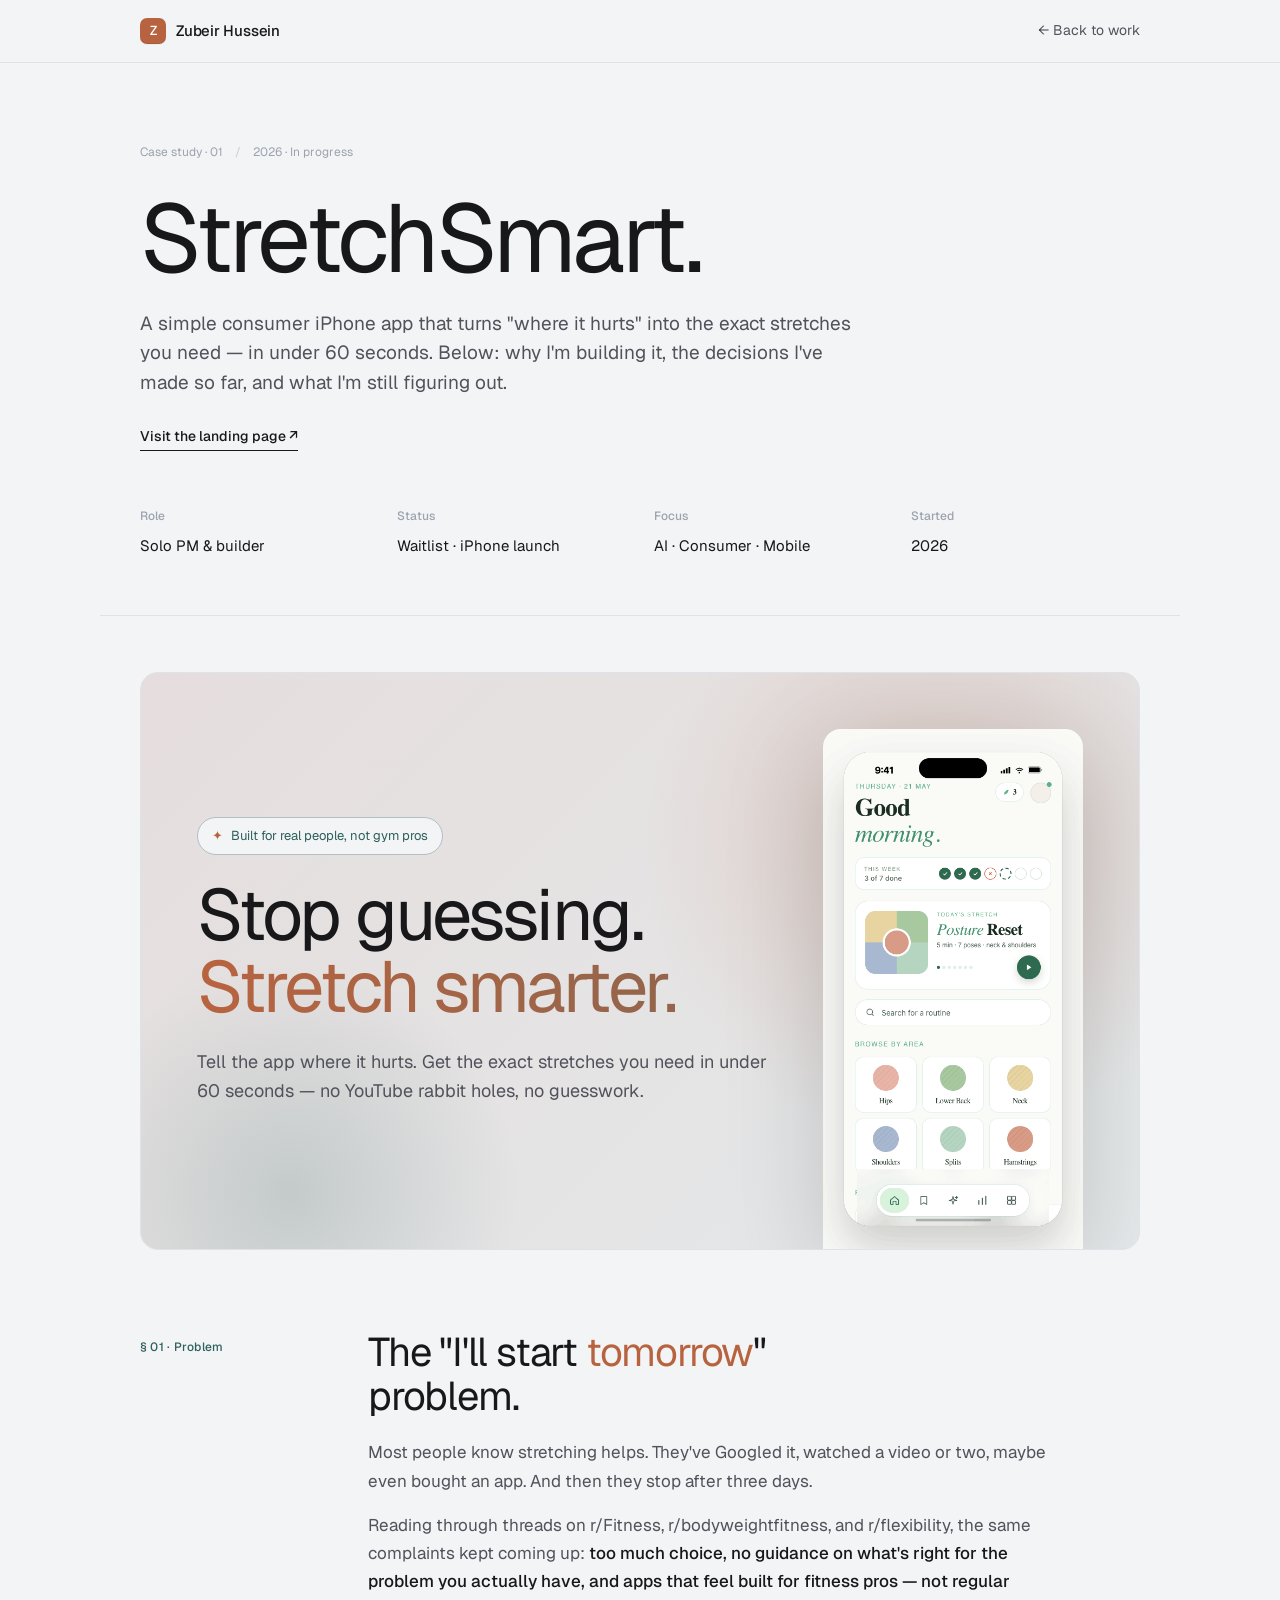
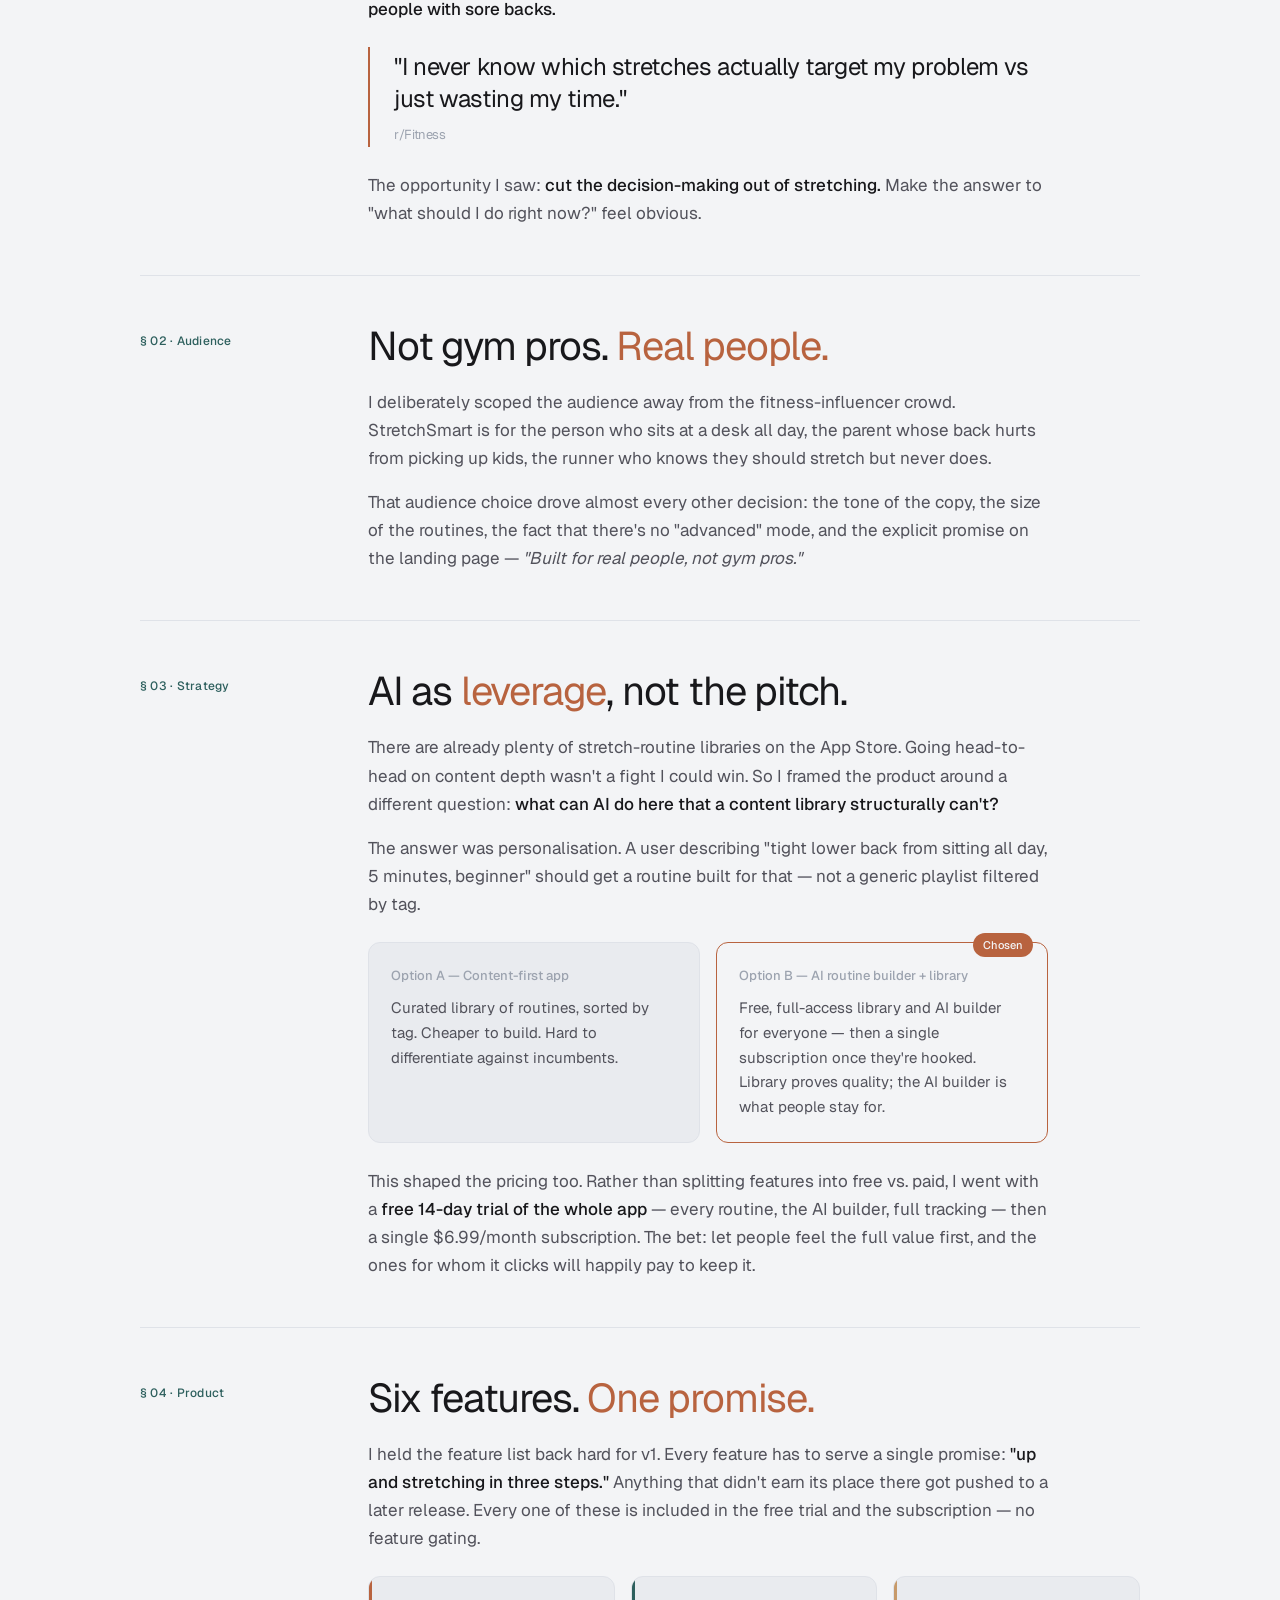
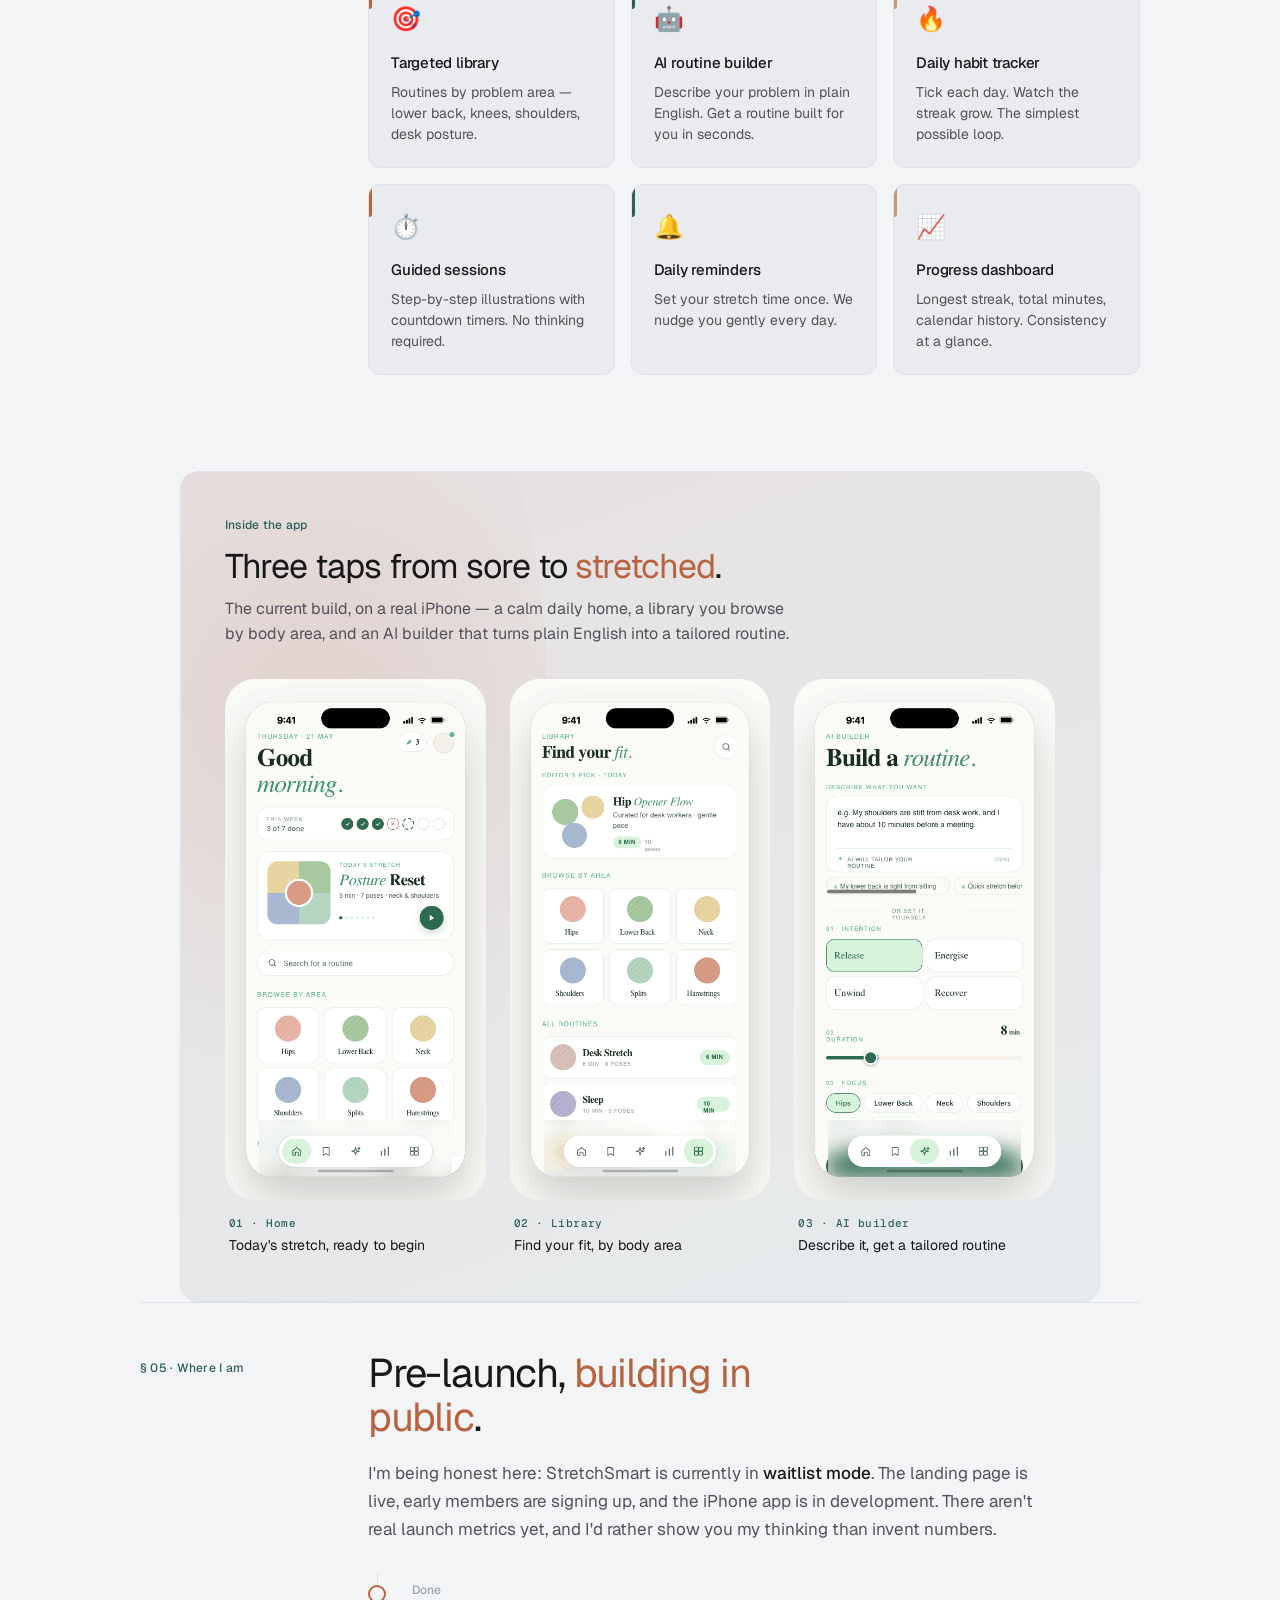
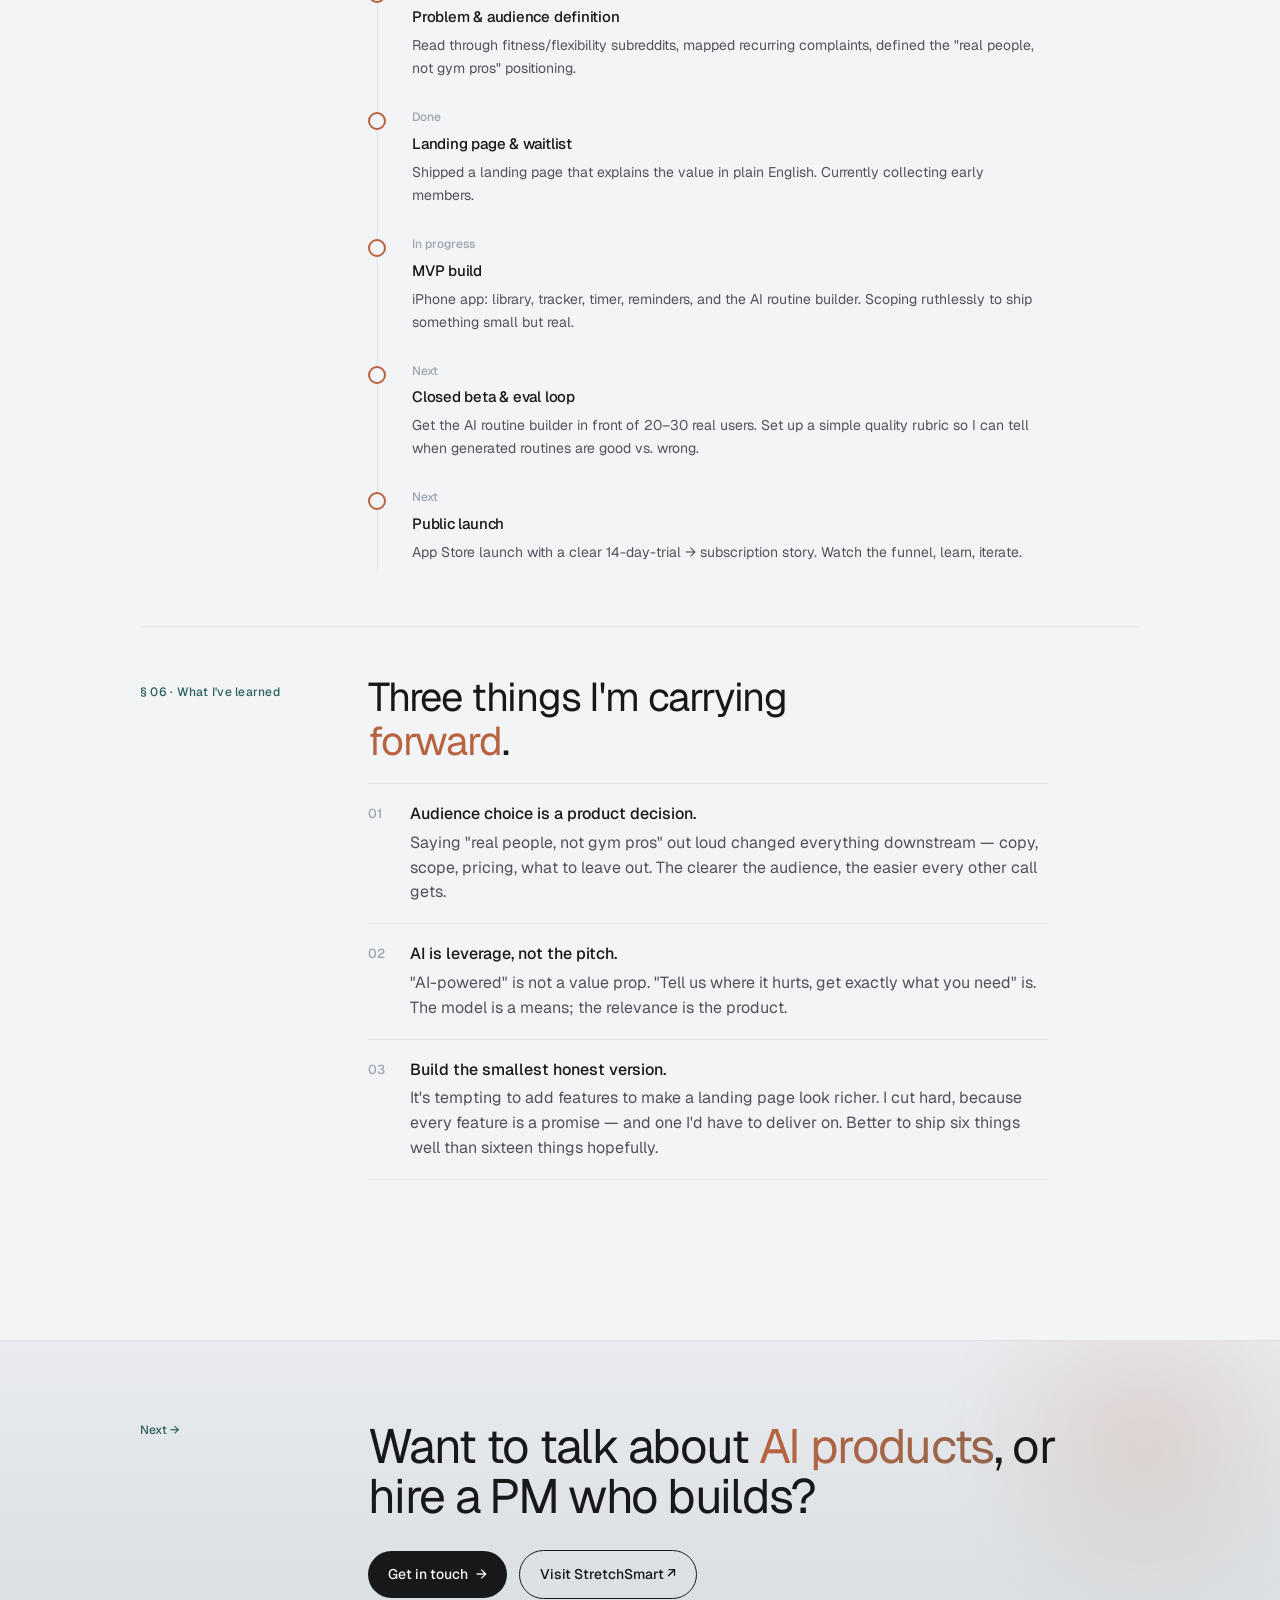
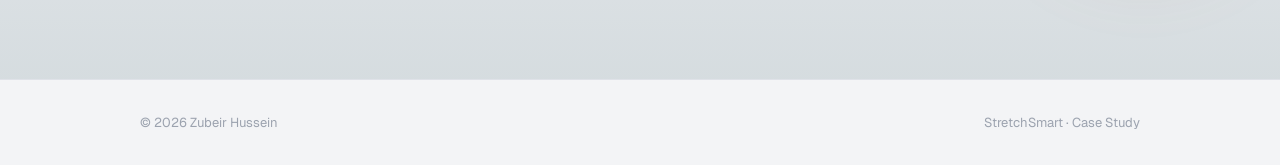
<file: Portfolio/case-stretch-smart.html>
<!DOCTYPE html>
<html lang="en">
<head>
<meta charset="UTF-8" />
<meta name="viewport" content="width=device-width, initial-scale=1.0" />
<title>StretchSmart — Case Study · Zubeir Hussein</title>
<link rel="preconnect" href="https://fonts.googleapis.com">
<link rel="preconnect" href="https://fonts.gstatic.com" crossorigin>
<link rel="stylesheet" href="https://fonts.googleapis.com/css2?family=Geist:wght@400;500;600;700&family=Geist+Mono:wght@400;500&display=swap">
<style>
  :root {
    --bg: #f3f4f6;
    --bg-2: #e9ebef;
    --ink: #18181b;
    --ink-2: #52525b;
    --ink-3: #9ca3af;
    --line: #dfe2e8;
    --accent: #b8633f;
    --accent-2: #2d5f5d;
    --accent-3: #c79a6a;
    --accent-soft: #e7e9ed;
    --serif: "Geist", -apple-system, system-ui, sans-serif;
    --sans: "Geist", -apple-system, system-ui, sans-serif;
    --mono: "Geist Mono", ui-monospace, monospace;
    --maxw: 1080px;
    --readw: 680px;
    --pad: 40px;
  }
  * { box-sizing: border-box; margin: 0; padding: 0; }
  html { scroll-behavior: smooth; }
  body { background: var(--bg); color: var(--ink); font-family: var(--sans); font-size: 16px; line-height: 1.65; -webkit-font-smoothing: antialiased; }
  a { color: inherit; }
  img { max-width: 100%; display: block; }
  .label { font-size: 12px; color: var(--accent-2); letter-spacing: 0.02em; font-weight: 500; }

  /* Nav */
  .nav { position: sticky; top: 0; z-index: 50; backdrop-filter: blur(14px); background: color-mix(in oklab, var(--bg) 82%, transparent); border-bottom: 1px solid var(--line); }
  .nav-inner { max-width: var(--maxw); margin: 0 auto; padding: 18px var(--pad); display: flex; justify-content: space-between; align-items: center; }
  .brand { display: flex; align-items: center; gap: 10px; font-family: var(--sans); font-size: 15px; font-weight: 500; text-decoration: none; letter-spacing: -0.015em; }
  .brand-mark { width: 26px; height: 26px; border-radius: 7px; background: var(--accent); color: #fff; display: inline-flex; align-items: center; justify-content: center; font-family: var(--sans); font-size: 13px; font-weight: 500; letter-spacing: -0.015em; box-shadow: 0 1px 0 rgba(0,0,0,0.04), inset 0 -1px 0 rgba(0,0,0,0.08); }
  .back { font-size: 14px; color: var(--ink-2); text-decoration: none; transition: color 0.2s; }
  .back:hover { color: var(--ink); }

  /* Header */
  .study-header { max-width: var(--maxw); margin: 0 auto; padding: 80px var(--pad) 56px; }
  .crumb { display: flex; gap: 12px; align-items: center; margin-bottom: 28px; }
  .crumb span { font-size: 12px; color: var(--ink-3); }
  .crumb .sep { color: var(--ink-3); opacity: 0.5; }
  .study-title {
    font-family: var(--sans); font-weight: 400;
    font-size: clamp(48px, 7.5vw, 96px);
    line-height: 0.98; letter-spacing: -0.04em;
    margin-bottom: 24px; max-width: 14ch;
  }
  .study-title em { font-style: normal; color: var(--accent); font-weight: 400; background: linear-gradient(90deg, var(--accent) 0%, color-mix(in oklab, var(--accent) 70%, var(--accent-2)) 100%); -webkit-background-clip: text; background-clip: text; -webkit-text-fill-color: transparent; }
  .study-deck {
    font-size: 19px; line-height: 1.55; color: var(--ink-2);
    max-width: 56ch;
  }
  .visit-link { display: inline-flex; align-items: center; gap: 8px; margin-top: 28px; font-size: 14px; font-weight: 500; color: var(--ink); border-bottom: 1px solid var(--ink); padding-bottom: 2px; text-decoration: none; transition: color 0.2s, border-color 0.2s; }
  .visit-link:hover { color: var(--accent); border-color: var(--accent); }

  .study-meta { max-width: var(--maxw); margin: 0 auto; padding: 0 var(--pad) 56px; display: grid; grid-template-columns: repeat(4, 1fr); gap: 28px; border-bottom: 1px solid var(--line); }
  .meta-item .k { display: block; margin-bottom: 6px; font-size: 12px; color: var(--ink-3); font-weight: 500; }
  .meta-item .v { font-size: 15px; color: var(--ink); }

  /* Hero visual */
  .hero-visual { max-width: var(--maxw); margin: 56px auto 0; padding: 0 var(--pad); }
  .visual-card {
    background: linear-gradient(135deg, color-mix(in oklab, var(--accent) 10%, var(--bg-2)) 0%, color-mix(in oklab, var(--accent-2) 7%, var(--bg)) 100%);
    border: 1px solid var(--line);
    border-radius: 18px;
    padding: 64px 48px;
    position: relative; overflow: hidden;
    display: flex; flex-direction: column; gap: 28px;
    align-items: center; text-align: center;
  }
  .visual-card::before {
    content: ""; position: absolute; top: -30%; right: -10%;
    width: 60%; height: 120%; border-radius: 50%;
    background: radial-gradient(circle, color-mix(in oklab, var(--accent) 22%, transparent), transparent 65%);
    pointer-events: none;
  }
  .visual-card::after {
    content: ""; position: absolute; bottom: -40%; left: -10%;
    width: 50%; height: 100%; border-radius: 50%;
    background: radial-gradient(circle, color-mix(in oklab, var(--accent-2) 18%, transparent), transparent 60%);
    pointer-events: none;
  }
  .visual-card > * { position: relative; z-index: 1; }
  .visual-card .eyebrow {
    display: inline-flex; align-items: center; gap: 8px;
    border: 1px solid color-mix(in oklab, var(--accent-2) 25%, var(--line));
    background: var(--bg);
    border-radius: 999px; padding: 7px 14px;
    font-size: 13px; color: var(--accent-2);
  }
  .visual-card .eyebrow .leaf { color: var(--accent); }
  .visual-card h2 {
    font-family: var(--sans); font-weight: 400;
    font-size: clamp(40px, 6.5vw, 72px);
    line-height: 1.0; letter-spacing: -0.04em;
  }
  .visual-card h2 em { font-style: normal; color: var(--accent); font-weight: 400; background: linear-gradient(90deg, var(--accent) 0%, color-mix(in oklab, var(--accent) 70%, var(--accent-2)) 100%); -webkit-background-clip: text; background-clip: text; -webkit-text-fill-color: transparent; }
  .visual-card .tagline { color: var(--ink-2); font-size: 17px; max-width: 48ch; }

  /* Split hero with real screenshot */
  .visual-card--split {
    flex-direction: row; text-align: left;
    align-items: center; justify-content: space-between;
    gap: 48px; padding: 56px 56px 0;
  }
  .visual-card--split .visual-copy { display: flex; flex-direction: column; gap: 24px; align-items: flex-start; padding-bottom: 56px; flex: 1; }
  .visual-card--split .tagline { font-size: 18px; }
  .visual-shot { flex-shrink: 0; align-self: flex-end; position: relative; z-index: 1; }
  .visual-shot img {
    width: 260px; height: auto; display: block;
    border-radius: 18px 18px 0 0;
    filter: drop-shadow(0 24px 48px rgba(0,0,0,0.16));
    mix-blend-mode: multiply;
  }

  /* App showcase gallery */
  .showcase { max-width: var(--maxw); margin: 0 auto; padding: 24px var(--pad) 0; }
  .showcase-panel {
    background: linear-gradient(160deg, color-mix(in oklab, var(--accent) 7%, var(--bg-2)) 0%, color-mix(in oklab, var(--accent-2) 6%, var(--bg)) 100%);
    border: 1px solid var(--line);
    border-radius: 18px;
    padding: 44px;
    position: relative; overflow: hidden;
  }
  .showcase-panel::before {
    content: ""; position: absolute; top: -30%; left: -10%;
    width: 50%; height: 120%; border-radius: 50%;
    background: radial-gradient(circle, color-mix(in oklab, var(--accent) 14%, transparent), transparent 65%);
    pointer-events: none;
  }
  .showcase-head { position: relative; z-index: 1; margin-bottom: 32px; max-width: 52ch; }
  .showcase-head .label { color: var(--accent-2); margin-bottom: 12px; display: block; }
  .showcase-head h3 { font-family: var(--sans); font-weight: 400; font-size: clamp(24px, 3vw, 34px); letter-spacing: -0.03em; line-height: 1.1; margin-bottom: 12px; }
  .showcase-head h3 em { font-style: normal; color: var(--accent); }
  .showcase-head p { font-size: 16px; color: var(--ink-2); line-height: 1.55; }
  .showcase-row { position: relative; z-index: 1; display: grid; grid-template-columns: repeat(3, 1fr); gap: 24px; align-items: end; }
  .shot-item { display: flex; flex-direction: column; gap: 14px; }
  .shot-frame {
    border-radius: 30px; overflow: hidden;
    background: #fff;
    border: 1px solid var(--line);
    box-shadow: 0 18px 40px rgba(0,0,0,0.12);
  }
  .shot-frame.framed { background: transparent; border: 0; box-shadow: none; }
  .shot-frame.framed img { mix-blend-mode: multiply; filter: drop-shadow(0 16px 32px rgba(0,0,0,0.12)); border-radius: 0; }
  .shot-frame img { width: 100%; height: auto; display: block; }
  .shot-cap { display: flex; flex-direction: column; gap: 2px; padding: 0 4px; }
  .shot-cap .n { font-size: 11px; color: var(--accent-2); font-weight: 500; font-family: var(--mono); letter-spacing: 0.04em; }
  .shot-cap .t { font-size: 14px; color: var(--ink); }

  /* Body */
  .body { max-width: var(--maxw); margin: 0 auto; padding: 80px var(--pad); }
  .section { display: grid; grid-template-columns: 180px 1fr; gap: 48px; padding: 48px 0; border-top: 1px solid var(--line); }
  .section:first-child { border-top: 0; padding-top: 0; }
  .section .label { padding-top: 8px; }
  .section h2 { font-family: var(--sans); font-weight: 400; font-size: clamp(28px, 3.6vw, 40px); line-height: 1.1; letter-spacing: -0.03em; margin-bottom: 20px; max-width: 18ch; }
  .section h2 em { font-style: normal; color: var(--accent); font-weight: 400; }
  .section p { font-size: 17px; color: var(--ink-2); max-width: var(--readw); margin-bottom: 16px; }
  .section p:last-child { margin-bottom: 0; }
  .section strong { color: var(--ink); font-weight: 500; }
  .section blockquote {
    font-family: var(--sans); font-style: normal; font-weight: 400;
    font-size: clamp(19px, 2.2vw, 24px); line-height: 1.35;
    letter-spacing: -0.015em;
    border-left: 2px solid var(--accent);
    padding: 4px 0 4px 24px;
    margin: 24px 0;
    color: var(--ink);
    max-width: var(--readw);
  }
  .section blockquote cite { display: block; font-style: normal; font-family: var(--sans); font-size: 13px; color: var(--ink-3); margin-top: 10px; font-weight: 400; }

  /* Pretty list */
  .pretty-list { list-style: none; padding: 0; margin: 16px 0 0; max-width: var(--readw); }
  .pretty-list li {
    padding: 18px 0; border-top: 1px solid var(--line);
    display: grid; grid-template-columns: 28px 1fr; gap: 14px; align-items: start;
    color: var(--ink-2); font-size: 16px; line-height: 1.55;
  }
  .pretty-list li:last-child { border-bottom: 1px solid var(--line); }
  .pretty-list .idx { font-size: 13px; color: var(--ink-3); padding-top: 2px; font-weight: 500; }
  .pretty-list strong { color: var(--ink); display: block; margin-bottom: 4px; font-size: 16px; font-weight: 500; }

  /* Decision cards */
  .decision { display: grid; grid-template-columns: 1fr 1fr; gap: 16px; margin: 24px 0; max-width: var(--readw); }
  .decision .card { border: 1px solid var(--line); border-radius: 12px; padding: 22px; background: var(--bg-2); }
  .decision .card h4 { font-size: 13px; color: var(--ink-3); margin-bottom: 10px; font-weight: 500; }
  .decision .card p { font-size: 15px; margin-bottom: 0; }
  .decision .picked { border-color: var(--accent); background: var(--bg); position: relative; }
  .decision .picked::before { content: "Chosen"; position: absolute; top: -10px; right: 14px; background: var(--accent); color: var(--bg); padding: 3px 10px; border-radius: 999px; font-size: 11px; font-weight: 500; }

  /* Feature grid */
  .features { display: grid; grid-template-columns: repeat(3, 1fr); gap: 16px; margin: 24px 0; max-width: 100%; }
  .feature { background: var(--bg-2); border: 1px solid var(--line); border-radius: 12px; padding: 22px; position: relative; overflow: hidden; transition: transform 0.2s, border-color 0.2s; }
  .feature:hover { transform: translateY(-2px); border-color: color-mix(in oklab, var(--accent) 30%, var(--line)); }
  .feature::before { content: ""; position: absolute; top: 0; left: 0; width: 3px; height: 32px; background: var(--accent); border-radius: 0 3px 3px 0; }
  .feature:nth-child(2)::before, .feature:nth-child(5)::before { background: var(--accent-2); }
  .feature:nth-child(3)::before, .feature:nth-child(6)::before { background: var(--accent-3); }
  .feature .icon { font-size: 24px; margin-bottom: 12px; }
  .feature h4 { font-family: var(--sans); font-size: 15px; font-weight: 500; margin-bottom: 6px; letter-spacing: -0.015em; }
  .feature p { font-size: 14px; color: var(--ink-2); margin-bottom: 0; line-height: 1.5; }

  /* Timeline */
  .timeline { display: flex; flex-direction: column; gap: 0; margin: 24px 0 0; max-width: var(--readw); position: relative; }
  .timeline::before { content: ""; position: absolute; left: 9px; top: 6px; bottom: 6px; width: 1px; background: var(--line); }
  .tl-item { display: grid; grid-template-columns: 28px 1fr; gap: 16px; padding: 14px 0; align-items: start; position: relative; }
  .tl-item .bullet { width: 18px; height: 18px; border-radius: 50%; border: 2px solid var(--accent); background: var(--bg); margin-top: 4px; z-index: 1; }
  .tl-item .when { font-size: 12px; color: var(--ink-3); margin-bottom: 4px; font-weight: 500; }
  .tl-item h4 { font-family: var(--sans); font-size: 15px; font-weight: 500; margin-bottom: 4px; letter-spacing: -0.015em; }
  .tl-item p { font-size: 14px; margin-bottom: 0; }

  /* Outro */
  .outro { background: linear-gradient(180deg, var(--bg-2) 0%, color-mix(in oklab, var(--accent-2) 10%, var(--bg-2)) 100%); border-top: 1px solid var(--line); border-bottom: 1px solid var(--line); padding: 80px 0; margin-top: 32px; position: relative; overflow: hidden; }
  .outro::before { content: ""; position: absolute; top: -30%; right: -5%; width: 400px; height: 400px; border-radius: 50%; background: radial-gradient(circle, color-mix(in oklab, var(--accent) 16%, transparent), transparent 65%); pointer-events: none; filter: blur(20px); }
  .outro-inner { position: relative; z-index: 1; max-width: var(--maxw); margin: 0 auto; padding: 0 var(--pad); display: grid; grid-template-columns: 180px 1fr; gap: 48px; align-items: start; }
  .outro h2 { font-family: var(--sans); font-weight: 400; font-size: clamp(32px, 4.5vw, 48px); line-height: 1.05; letter-spacing: -0.035em; max-width: 22ch; margin-bottom: 28px; }
  .outro h2 em { font-style: normal; color: var(--accent); font-weight: 400; background: linear-gradient(90deg, var(--accent) 0%, color-mix(in oklab, var(--accent) 70%, var(--accent-2)) 100%); -webkit-background-clip: text; background-clip: text; -webkit-text-fill-color: transparent; }
  .btn { display: inline-flex; align-items: center; gap: 8px; padding: 12px 20px; border-radius: 999px; font-size: 14px; font-weight: 500; text-decoration: none; transition: all 0.2s; }
  .btn-primary { background: var(--ink); color: var(--bg); }
  .btn-primary:hover { background: var(--accent); transform: translateY(-1px); }
  .btn-ghost { border: 1px solid var(--ink); color: var(--ink); margin-left: 8px; }
  .btn-ghost:hover { background: var(--ink); color: var(--bg); }

  footer { max-width: var(--maxw); margin: 0 auto; padding: 32px var(--pad); display: flex; justify-content: space-between; font-size: 13px; color: var(--ink-3); flex-wrap: wrap; gap: 12px; }

  @media (max-width: 880px) {
    :root { --pad: 20px; }
    .study-header { padding: 48px var(--pad) 36px; }
    .study-meta { grid-template-columns: repeat(2, 1fr); gap: 20px; padding-bottom: 36px; }
    .visual-card { padding: 40px 24px; }
    .visual-card--split { flex-direction: column; padding: 40px 24px 0; gap: 28px; text-align: left; }
    .visual-card--split .visual-copy { padding-bottom: 0; align-items: flex-start; }
    .visual-shot { align-self: center; }
    .visual-shot img { width: 220px; }
    .showcase-panel { padding: 28px 20px; }
    .showcase-row { grid-template-columns: repeat(3, 1fr); gap: 12px; }
    .shot-cap .t { font-size: 12px; }
    .shot-frame { border-radius: 18px; }
    .body { padding: 48px var(--pad); }
    .section { grid-template-columns: 1fr; gap: 12px; padding: 32px 0; }
    .section .label { padding-top: 0; }
    .decision { grid-template-columns: 1fr; }
    .features { grid-template-columns: 1fr; }
    .outro-inner { grid-template-columns: 1fr; gap: 16px; }
  }
</style>
</head>
<body>

<nav class="nav">
  <div class="nav-inner">
    <a class="brand" href="index.html">
      <span class="brand-mark">Z</span>
      <span>Zubeir Hussein</span>
    </a>
    <a class="back" href="index.html">← Back to work</a>
  </div>
</nav>

<header class="study-header">
  <div class="crumb">
    <span>Case study · 01</span>
    <span class="sep">/</span>
    <span>2026 · In progress</span>
  </div>
  <h1 class="study-title">StretchSmart.</h1>
  <p class="study-deck">A simple consumer iPhone app that turns "where it hurts" into the exact stretches you need — in under 60 seconds. Below: why I'm building it, the decisions I've made so far, and what I'm still figuring out.</p>
  <a class="visit-link" href="https://stretchsmart-landing.vercel.app/" target="_blank" rel="noopener">Visit the landing page ↗</a>
</header>

<section class="study-meta">
  <div class="meta-item"><span class="k">Role</span><span class="v">Solo PM &amp; builder</span></div>
  <div class="meta-item"><span class="k">Status</span><span class="v">Waitlist · iPhone launch</span></div>
  <div class="meta-item"><span class="k">Focus</span><span class="v">AI · Consumer · Mobile</span></div>
  <div class="meta-item"><span class="k">Started</span><span class="v">2026</span></div>
</section>

<section class="hero-visual">
  <div class="visual-card visual-card--split">
    <div class="visual-copy">
      <span class="eyebrow"><span class="leaf">✦</span>Built for real people, not gym pros</span>
      <h2>Stop guessing.<br/><em>Stretch smarter.</em></h2>
      <p class="tagline">Tell the app where it hurts. Get the exact stretches you need in under 60 seconds — no YouTube rabbit holes, no guesswork.</p>
    </div>
    <div class="visual-shot">
      <img src="assets/ss-home.png" alt="StretchSmart home screen — Good morning, with this week's progress and today's Posture Reset stretch" />
    </div>
  </div>
</section>

<main class="body">

  <section class="section">
    <span class="label">§ 01 · Problem</span>
    <div>
      <h2>The "I'll start <em>tomorrow</em>" problem.</h2>
      <p>Most people know stretching helps. They've Googled it, watched a video or two, maybe even bought an app. And then they stop after three days.</p>
      <p>Reading through threads on r/Fitness, r/bodyweightfitness, and r/flexibility, the same complaints kept coming up: <strong>too much choice, no guidance on what's right for the problem you actually have, and apps that feel built for fitness pros — not regular people with sore backs.</strong></p>
      <blockquote>
        "I never know which stretches actually target my problem vs just wasting my time."
        <cite>r/Fitness</cite>
      </blockquote>
      <p>The opportunity I saw: <strong>cut the decision-making out of stretching.</strong> Make the answer to "what should I do right now?" feel obvious.</p>
    </div>
  </section>

  <section class="section">
    <span class="label">§ 02 · Audience</span>
    <div>
      <h2>Not gym pros. <em>Real people.</em></h2>
      <p>I deliberately scoped the audience away from the fitness-influencer crowd. StretchSmart is for the person who sits at a desk all day, the parent whose back hurts from picking up kids, the runner who knows they should stretch but never does.</p>
      <p>That audience choice drove almost every other decision: the tone of the copy, the size of the routines, the fact that there's no "advanced" mode, and the explicit promise on the landing page — <em>"Built for real people, not gym pros."</em></p>
    </div>
  </section>

  <section class="section">
    <span class="label">§ 03 · Strategy</span>
    <div>
      <h2>AI as <em>leverage</em>, not the pitch.</h2>
      <p>There are already plenty of stretch-routine libraries on the App Store. Going head-to-head on content depth wasn't a fight I could win. So I framed the product around a different question: <strong>what can AI do here that a content library structurally can't?</strong></p>
      <p>The answer was personalisation. A user describing "tight lower back from sitting all day, 5 minutes, beginner" should get a routine built for that — not a generic playlist filtered by tag.</p>

      <div class="decision">
        <div class="card">
          <h4>Option A — Content-first app</h4>
          <p>Curated library of routines, sorted by tag. Cheaper to build. Hard to differentiate against incumbents.</p>
        </div>
        <div class="card picked">
          <h4>Option B — AI routine builder + library</h4>
          <p>Free, full-access library and AI builder for everyone — then a single subscription once they're hooked. Library proves quality; the AI builder is what people stay for.</p>
        </div>
      </div>

      <p>This shaped the pricing too. Rather than splitting features into free vs. paid, I went with a <strong>free 14-day trial of the whole app</strong> — every routine, the AI builder, full tracking — then a single $6.99/month subscription. The bet: let people feel the full value first, and the ones for whom it clicks will happily pay to keep it.</p>
    </div>
  </section>

  <section class="section">
    <span class="label">§ 04 · Product</span>
    <div>
      <h2>Six features. <em>One promise.</em></h2>
      <p>I held the feature list back hard for v1. Every feature has to serve a single promise: <strong>"up and stretching in three steps."</strong> Anything that didn't earn its place there got pushed to a later release. Every one of these is included in the free trial and the subscription — no feature gating.</p>

      <div class="features">
        <div class="feature">
          <div class="icon">🎯</div>
          <h4>Targeted library</h4>
          <p>Routines by problem area — lower back, knees, shoulders, desk posture.</p>
        </div>
        <div class="feature">
          <div class="icon">🤖</div>
          <h4>AI routine builder</h4>
          <p>Describe your problem in plain English. Get a routine built for you in seconds.</p>
        </div>
        <div class="feature">
          <div class="icon">🔥</div>
          <h4>Daily habit tracker</h4>
          <p>Tick each day. Watch the streak grow. The simplest possible loop.</p>
        </div>
        <div class="feature">
          <div class="icon">⏱️</div>
          <h4>Guided sessions</h4>
          <p>Step-by-step illustrations with countdown timers. No thinking required.</p>
        </div>
        <div class="feature">
          <div class="icon">🔔</div>
          <h4>Daily reminders</h4>
          <p>Set your stretch time once. We nudge you gently every day.</p>
        </div>
        <div class="feature">
          <div class="icon">📈</div>
          <h4>Progress dashboard</h4>
          <p>Longest streak, total minutes, calendar history. Consistency at a glance.</p>
        </div>
      </div>
    </div>
  </section>

  <section class="showcase">
    <div class="showcase-panel">
      <div class="showcase-head">
        <span class="label">Inside the app</span>
        <h3>Three taps from sore to <em>stretched</em>.</h3>
        <p>The current build, on a real iPhone — a calm daily home, a library you browse by body area, and an AI builder that turns plain English into a tailored routine.</p>
      </div>
      <div class="showcase-row">
        <div class="shot-item">
          <div class="shot-frame framed"><img src="assets/ss-home.png" alt="StretchSmart home — Good morning, with today's Posture Reset stretch and weekly progress" /></div>
          <div class="shot-cap"><span class="n">01 · Home</span><span class="t">Today's stretch, ready to begin</span></div>
        </div>
        <div class="shot-item">
          <div class="shot-frame framed"><img src="assets/ss-browse.png" alt="StretchSmart library — Find your fit, with an editor's pick and routines browsable by body area" /></div>
          <div class="shot-cap"><span class="n">02 · Library</span><span class="t">Find your fit, by body area</span></div>
        </div>
        <div class="shot-item">
          <div class="shot-frame framed"><img src="assets/ss-ai-builder.png" alt="StretchSmart AI builder — describe what you want and it tailors a routine by intention, duration and focus" /></div>
          <div class="shot-cap"><span class="n">03 · AI builder</span><span class="t">Describe it, get a tailored routine</span></div>
        </div>
      </div>
    </div>
  </section>

  <section class="section">
    <span class="label">§ 05 · Where I am</span>
    <div>
      <h2>Pre-launch, <em>building in public</em>.</h2>
      <p>I'm being honest here: StretchSmart is currently in <strong>waitlist mode</strong>. The landing page is live, early members are signing up, and the iPhone app is in development. There aren't real launch metrics yet, and I'd rather show you my thinking than invent numbers.</p>

      <div class="timeline">
        <div class="tl-item"><span class="bullet"></span><div><div class="when">Done</div><h4>Problem &amp; audience definition</h4><p>Read through fitness/flexibility subreddits, mapped recurring complaints, defined the "real people, not gym pros" positioning.</p></div></div>
        <div class="tl-item"><span class="bullet"></span><div><div class="when">Done</div><h4>Landing page &amp; waitlist</h4><p>Shipped a landing page that explains the value in plain English. Currently collecting early members.</p></div></div>
        <div class="tl-item"><span class="bullet"></span><div><div class="when">In progress</div><h4>MVP build</h4><p>iPhone app: library, tracker, timer, reminders, and the AI routine builder. Scoping ruthlessly to ship something small but real.</p></div></div>
        <div class="tl-item"><span class="bullet"></span><div><div class="when">Next</div><h4>Closed beta &amp; eval loop</h4><p>Get the AI routine builder in front of 20–30 real users. Set up a simple quality rubric so I can tell when generated routines are good vs. wrong.</p></div></div>
        <div class="tl-item"><span class="bullet"></span><div><div class="when">Next</div><h4>Public launch</h4><p>App Store launch with a clear 14-day-trial → subscription story. Watch the funnel, learn, iterate.</p></div></div>
      </div>
    </div>
  </section>

  <section class="section">
    <span class="label">§ 06 · What I've learned</span>
    <div>
      <h2>Three things I'm carrying <em>forward</em>.</h2>
      <ul class="pretty-list">
        <li><span class="idx">01</span><div><strong>Audience choice is a product decision.</strong>Saying "real people, not gym pros" out loud changed everything downstream — copy, scope, pricing, what to leave out. The clearer the audience, the easier every other call gets.</div></li>
        <li><span class="idx">02</span><div><strong>AI is leverage, not the pitch.</strong>"AI-powered" is not a value prop. "Tell us where it hurts, get exactly what you need" is. The model is a means; the relevance is the product.</div></li>
        <li><span class="idx">03</span><div><strong>Build the smallest honest version.</strong>It's tempting to add features to make a landing page look richer. I cut hard, because every feature is a promise — and one I'd have to deliver on. Better to ship six things well than sixteen things hopefully.</div></li>
      </ul>
    </div>
  </section>

</main>

<section class="outro">
  <div class="outro-inner">
    <span class="label">Next →</span>
    <div>
      <h2>Want to talk about <em>AI products</em>, or hire a PM who builds?</h2>
      <a class="btn btn-primary" href="index.html#contact">Get in touch <span aria-hidden="true">→</span></a>
      <a class="btn btn-ghost" href="https://stretchsmart-landing.vercel.app/" target="_blank" rel="noopener">Visit StretchSmart ↗</a>
    </div>
  </div>
</section>

<footer>
  <span>© 2026 Zubeir Hussein</span>
  <span>StretchSmart · Case Study</span>
</footer>

</body>
</html>
</file>
